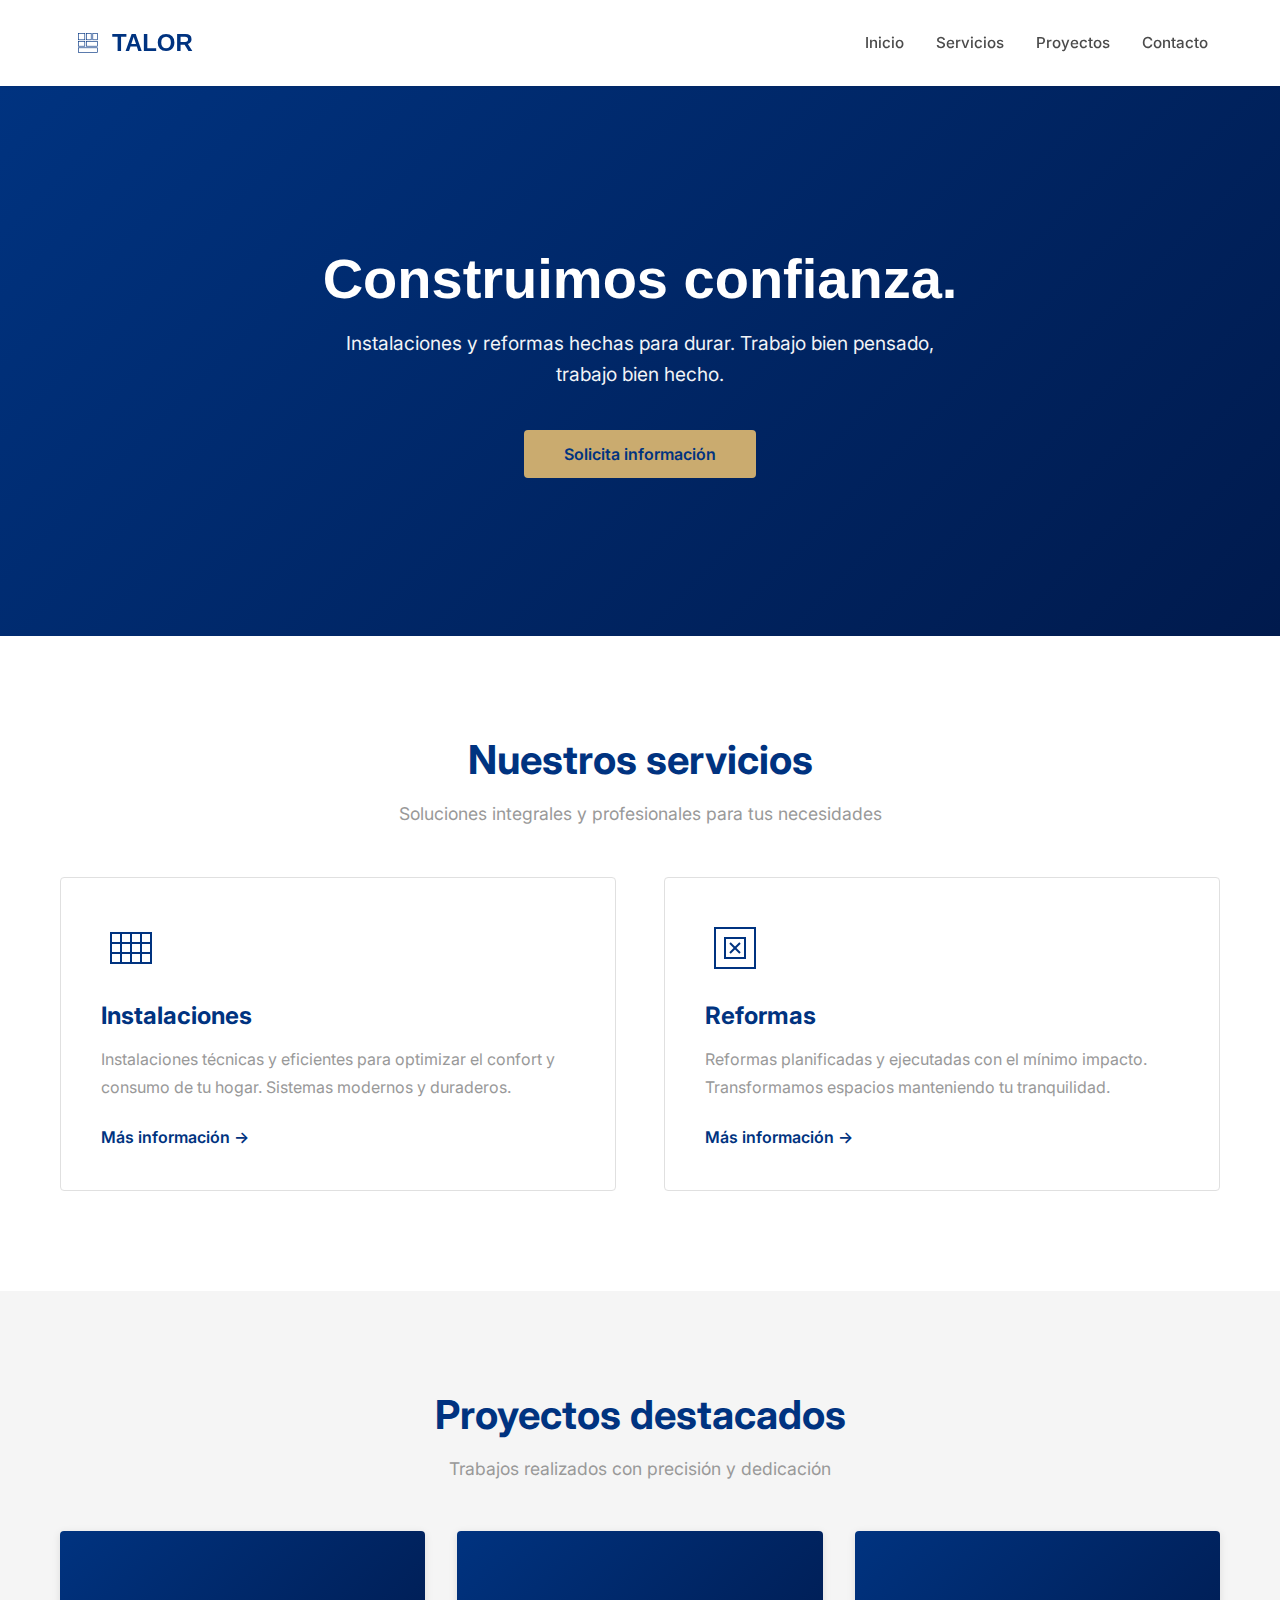
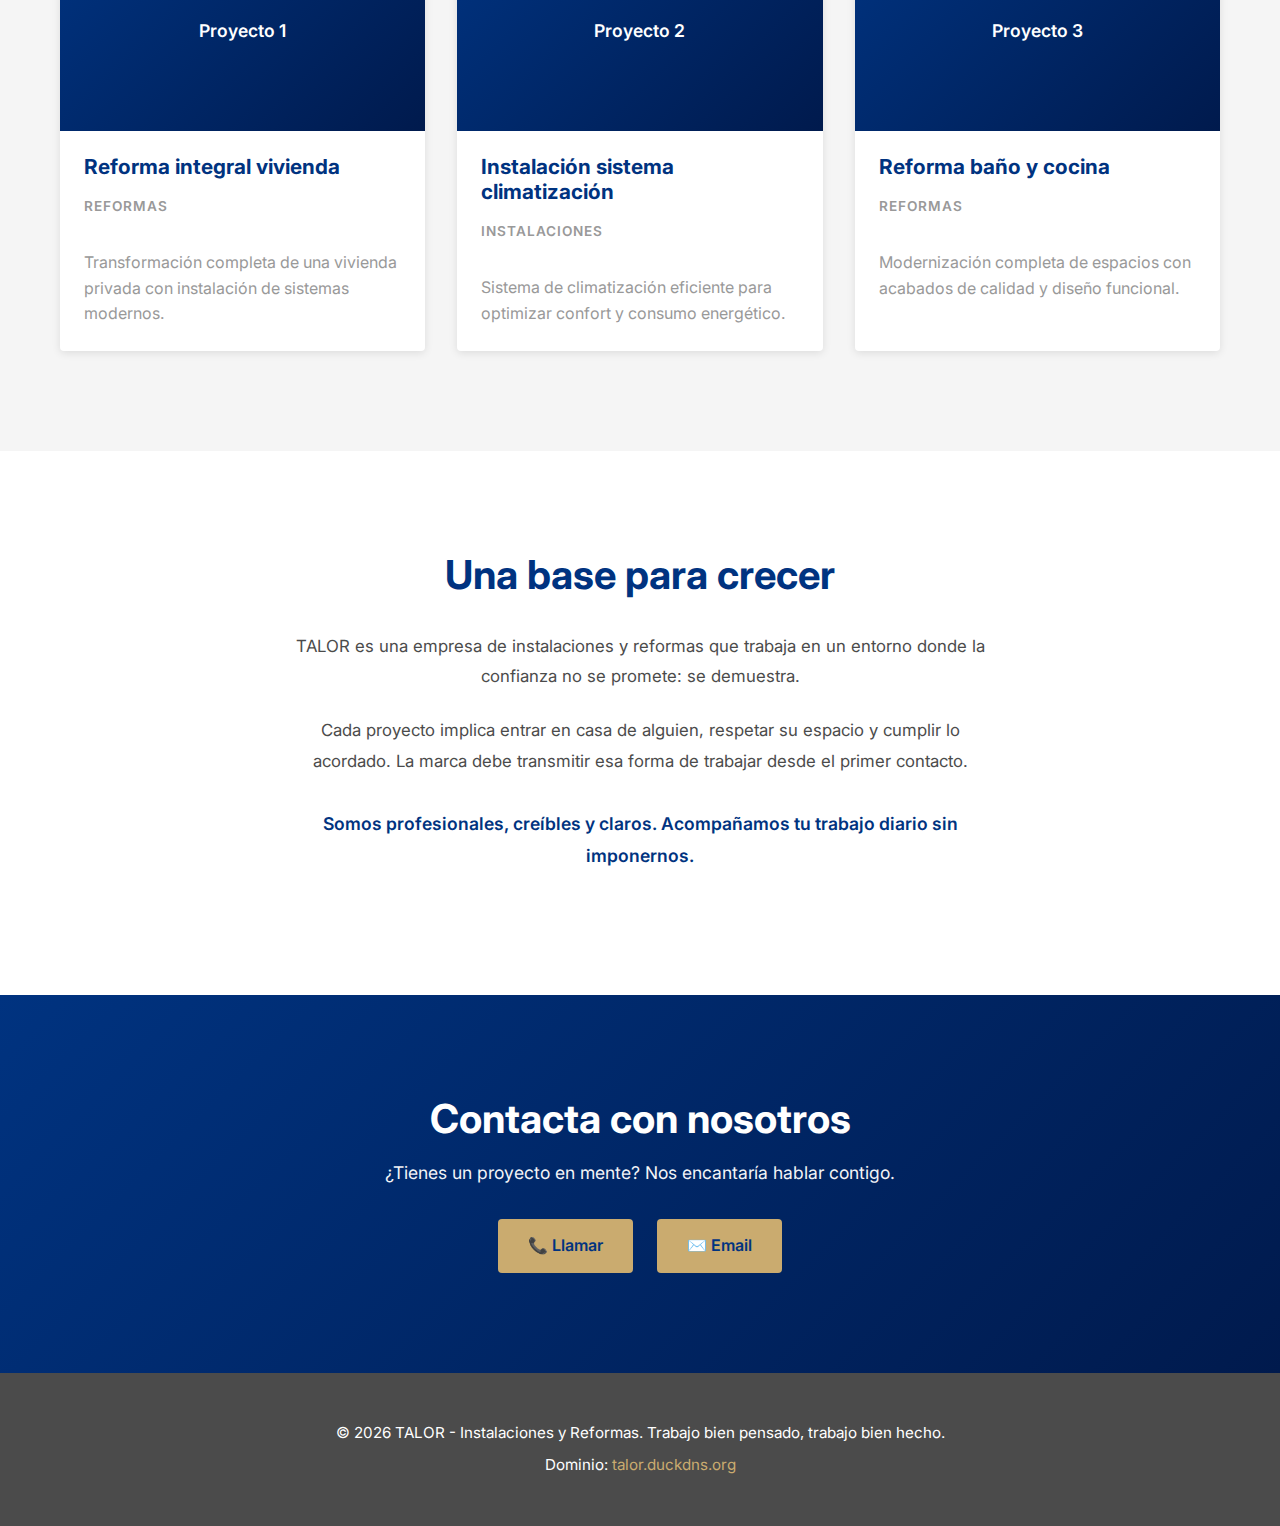
<file: index.html>
<!DOCTYPE html>
<html lang="es">
<head>
    <meta charset="UTF-8">
    <meta name="viewport" content="width=device-width, initial-scale=1.0">
    <meta name="description" content="TALOR - Instalaciones y Reformas. Trabajo bien pensado, trabajo bien hecho. Servicios profesionales de instalaciones y reformas con garantía de calidad.">
    <meta name="robots" content="index, follow">
    <meta name="theme-color" content="#003380">
    <link rel="canonical" href="http://talor.duckdns.org/">
    <meta property="og:title" content="TALOR | Instalaciones y Reformas - Trabajo bien pensado, trabajo bien hecho">
    <meta property="og:description" content="Servicios profesionales de instalaciones y reformas. Construimos confianza con cada proyecto.">
    <meta property="og:type" content="business.business">
    <meta property="og:url" content="http://talor.duckdns.org/">
    <meta property="og:locale" content="es_ES">
    <meta name="twitter:card" content="summary">
    <meta name="twitter:title" content="TALOR | Instalaciones y Reformas">
    <meta name="twitter:description" content="Servicios profesionales de instalaciones y reformas. Construimos confianza.">
    <title>TALOR | Instalaciones y Reformas - Trabajo bien pensado, trabajo bien hecho</title>
    <link href="https://fonts.googleapis.com/css2?family=GT+America:wght@400;700&family=Inter:wght@400;700&display=swap" rel="stylesheet">
    <link rel="stylesheet" href="styles.css">
    <script type="application/ld+json">
        {
            "@context": "https://schema.org",
            "@type": "LocalBusiness",
            "name": "TALOR",
            "description": "Instalaciones y Reformas",
            "url": "http://talor.duckdns.org/",
            "telephone": "+34 123 456 789",
            "address": {
                "@type": "PostalAddress",
                "streetAddress": "Tu dirección",
                "addressLocality": "Tu ciudad",
                "postalCode": "12345",
                "addressCountry": "ES"
            }
        }
    </script>
</head>
<body>
    <header>
        <nav>
            <div class="logo">
                <svg class="logo-icon" viewBox="0 0 100 100" xmlns="http://www.w3.org/2000/svg">
                    <rect x="20" y="20" width="20" height="20" fill="none" stroke="currentColor" stroke-width="2"/>
                    <rect x="45" y="20" width="15" height="20" fill="none" stroke="currentColor" stroke-width="2"/>
                    <rect x="65" y="20" width="15" height="20" fill="none" stroke="currentColor" stroke-width="2"/>
                    <rect x="20" y="45" width="20" height="15" fill="none" stroke="currentColor" stroke-width="2"/>
                    <rect x="45" y="45" width="35" height="15" fill="none" stroke="currentColor" stroke-width="2"/>
                    <rect x="20" y="65" width="60" height="15" fill="none" stroke="currentColor" stroke-width="2"/>
                </svg>
                TALOR
            </div>
            <ul class="nav-links">
                <li><a href="#inicio">Inicio</a></li>
                <li><a href="#servicios">Servicios</a></li>
                <li><a href="#proyectos">Proyectos</a></li>
                <li><a href="#contacto">Contacto</a></li>
            </ul>
        </nav>
    </header>

    <main>
        <section id="inicio" class="hero">
            <div class="hero-content">
                <h1>Construimos confianza.</h1>
                <p>Instalaciones y reformas hechas para durar. Trabajo bien pensado, trabajo bien hecho.</p>
                <button class="cta-btn">Solicita información</button>
            </div>
        </section>

        <section id="servicios" class="services">
            <div class="container">
                <h2>Nuestros servicios</h2>
                <p class="section-subtitle">Soluciones integrales y profesionales para tus necesidades</p>
                
                <div class="services-grid">
                    <div class="service-card">
                        <div class="service-icon">
                            <svg viewBox="0 0 60 60" xmlns="http://www.w3.org/2000/svg">
                                <rect x="10" y="15" width="40" height="30" fill="none" stroke="currentColor" stroke-width="2"/>
                                <line x1="20" y1="15" x2="20" y2="45" stroke="currentColor" stroke-width="2"/>
                                <line x1="30" y1="15" x2="30" y2="45" stroke="currentColor" stroke-width="2"/>
                                <line x1="40" y1="15" x2="40" y2="45" stroke="currentColor" stroke-width="2"/>
                                <line x1="10" y1="25" x2="50" y2="25" stroke="currentColor" stroke-width="2"/>
                                <line x1="10" y1="35" x2="50" y2="35" stroke="currentColor" stroke-width="2"/>
                            </svg>
                        </div>
                        <h3>Instalaciones</h3>
                        <p>Instalaciones técnicas y eficientes para optimizar el confort y consumo de tu hogar. Sistemas modernos y duraderos.</p>
                        <a href="#contacto" class="service-link">Más información →</a>
                    </div>

                    <div class="service-card">
                        <div class="service-icon">
                            <svg viewBox="0 0 60 60" xmlns="http://www.w3.org/2000/svg">
                                <rect x="10" y="10" width="40" height="40" fill="none" stroke="currentColor" stroke-width="2"/>
                                <path d="M 20 20 L 40 20 L 40 40 L 20 40 Z" fill="none" stroke="currentColor" stroke-width="2"/>
                                <line x1="25" y1="25" x2="35" y2="35" stroke="currentColor" stroke-width="2"/>
                                <line x1="35" y1="25" x2="25" y2="35" stroke="currentColor" stroke-width="2"/>
                            </svg>
                        </div>
                        <h3>Reformas</h3>
                        <p>Reformas planificadas y ejecutadas con el mínimo impacto. Transformamos espacios manteniendo tu tranquilidad.</p>
                        <a href="#contacto" class="service-link">Más información →</a>
                    </div>
                </div>
            </div>
        </section>

        <section id="proyectos" class="projects">
            <div class="container">
                <h2>Proyectos destacados</h2>
                <p class="section-subtitle">Trabajos realizados con precisión y dedicación</p>
                
                <div class="projects-grid">
                    <div class="project-card">
                        <div class="project-placeholder">Proyecto 1</div>
                        <h3>Reforma integral vivienda</h3>
                        <p class="project-category">Reformas</p>
                        <p>Transformación completa de una vivienda privada con instalación de sistemas modernos.</p>
                    </div>
                    <div class="project-card">
                        <div class="project-placeholder">Proyecto 2</div>
                        <h3>Instalación sistema climatización</h3>
                        <p class="project-category">Instalaciones</p>
                        <p>Sistema de climatización eficiente para optimizar confort y consumo energético.</p>
                    </div>
                    <div class="project-card">
                        <div class="project-placeholder">Proyecto 3</div>
                        <h3>Reforma baño y cocina</h3>
                        <p class="project-category">Reformas</p>
                        <p>Modernización completa de espacios con acabados de calidad y diseño funcional.</p>
                    </div>
                </div>
            </div>
        </section>

        <section id="acerca" class="about">
            <div class="container">
                <h2>Una base para crecer</h2>
                <p>TALOR es una empresa de instalaciones y reformas que trabaja en un entorno donde la confianza no se promete: se demuestra.</p>
                <p>Cada proyecto implica entrar en casa de alguien, respetar su espacio y cumplir lo acordado. La marca debe transmitir esa forma de trabajar desde el primer contacto.</p>
                <p class="highlight">Somos profesionales, creíbles y claros. Acompañamos tu trabajo diario sin imponernos.</p>
            </div>
        </section>

        <section id="contacto" class="contact">
            <div class="container">
                <h2>Contacta con nosotros</h2>
                <p>¿Tienes un proyecto en mente? Nos encantaría hablar contigo.</p>
                <div class="contact-info">
                    <a href="tel:+34123456789" class="contact-btn">📞 Llamar</a>
                    <a href="mailto:info@talor.es" class="contact-btn">✉️ Email</a>
                </div>
            </div>
        </section>
    </main>

    <footer>
        <p>&copy; 2026 TALOR - Instalaciones y Reformas. Trabajo bien pensado, trabajo bien hecho.</p>
        <p>Dominio: <a href="http://talor.duckdns.org/">talor.duckdns.org</a></p>
    </footer>
</body>
</html>
</file>
<file: styles.css>
/* ========== Variables CSS - TALOR Branding ========== */
:root {
    --primary-color: #003380;
    --secondary-color: #4b4b4b;
    --accent-color: #caab6f;
    --text-color: #4b4b4b;
    --bg-color: #f5f5f5;
    --bg-light: #ffffff;
    --gray-light: #999999;
    --border-radius: 4px;
    --transition: all 0.3s ease;
}

/* ========== Tipografía ========== */
@font-family-fallback: 'GT America', 'Inter', sans-serif;

/* ========== Reset y Estilos Generales ========== */
* {
    margin: 0;
    padding: 0;
    box-sizing: border-box;
}

html {
    scroll-behavior: smooth;
}

body {
    font-family: 'Inter', -apple-system, BlinkMacSystemFont, 'Segoe UI', sans-serif;
    color: var(--text-color);
    background-color: var(--bg-color);
    line-height: 1.6;
    font-size: 16px;
}

h1, h2, h3, h4, h5, h6 {
    font-family: 'GT America', 'Inter', sans-serif;
    font-weight: 700;
    color: var(--primary-color);
    line-height: 1.2;
}

.container {
    max-width: 1200px;
    margin: 0 auto;
    padding: 0 20px;
}

/* ========== Header y Navegación ========== */
header {
    background-color: var(--bg-light);
    box-shadow: 0 1px 3px rgba(0, 0, 0, 0.1);
    position: sticky;
    top: 0;
    z-index: 100;
}

nav {
    display: flex;
    justify-content: space-between;
    align-items: center;
    padding: 1.5rem 2rem;
    max-width: 1200px;
    margin: 0 auto;
}

.logo {
    font-family: 'GT America', sans-serif;
    font-size: 1.5rem;
    font-weight: 700;
    color: var(--primary-color);
    display: flex;
    align-items: center;
    gap: 0.5rem;
}

.logo-icon {
    width: 32px;
    height: 32px;
    color: var(--primary-color);
}

.nav-links {
    display: flex;
    list-style: none;
    gap: 2rem;
}

.nav-links a {
    text-decoration: none;
    color: var(--text-color);
    transition: var(--transition);
    font-weight: 500;
    font-size: 0.95rem;
}

.nav-links a:hover {
    color: var(--primary-color);
}

/* ========== Sección Hero ========== */
.hero {
    background: linear-gradient(135deg, var(--primary-color), #001a4d);
    color: var(--bg-light);
    padding: 120px 20px;
    text-align: center;
    min-height: 550px;
    display: flex;
    align-items: center;
    justify-content: center;
}

.hero-content h1 {
    font-size: 3.5rem;
    margin-bottom: 1rem;
    color: var(--bg-light);
    font-family: 'GT America', sans-serif;
    font-weight: 700;
}

.hero-content p {
    font-size: 1.2rem;
    margin-bottom: 2.5rem;
    opacity: 0.95;
    max-width: 600px;
    margin-left: auto;
    margin-right: auto;
}

.cta-btn {
    background-color: var(--accent-color);
    color: var(--primary-color);
    padding: 14px 40px;
    border: none;
    border-radius: var(--border-radius);
    font-size: 1rem;
    font-weight: 600;
    cursor: pointer;
    transition: var(--transition);
    font-family: 'Inter', sans-serif;
}

.cta-btn:hover {
    transform: translateY(-2px);
    box-shadow: 0 4px 12px rgba(202, 171, 111, 0.3);
    background-color: #d4bb7f;
}

/* ========== Sección Servicios ========== */
.services {
    padding: 100px 20px;
    background-color: var(--bg-light);
}

.services h2 {
    font-size: 2.5rem;
    margin-bottom: 1rem;
    text-align: center;
}

.section-subtitle {
    text-align: center;
    color: var(--gray-light);
    font-size: 1.1rem;
    margin-bottom: 3rem;
}

.services-grid {
    display: grid;
    grid-template-columns: repeat(auto-fit, minmax(350px, 1fr));
    gap: 3rem;
}

.service-card {
    background-color: var(--bg-light);
    padding: 2.5rem;
    border: 1px solid #e0e0e0;
    border-radius: var(--border-radius);
    transition: var(--transition);
    text-align: left;
}

.service-card:hover {
    border-color: var(--primary-color);
    box-shadow: 0 4px 16px rgba(0, 51, 128, 0.1);
    transform: translateY(-4px);
}

.service-icon {
    width: 60px;
    height: 60px;
    margin-bottom: 1.5rem;
    color: var(--primary-color);
}

.service-icon svg {
    width: 100%;
    height: 100%;
}

.service-card h3 {
    font-size: 1.5rem;
    margin-bottom: 1rem;
}

.service-card p {
    color: var(--gray-light);
    margin-bottom: 1.5rem;
    line-height: 1.7;
}

.service-link {
    color: var(--primary-color);
    text-decoration: none;
    font-weight: 600;
    transition: var(--transition);
}

.service-link:hover {
    color: var(--accent-color);
}

/* ========== Sección Proyectos ========== */
.projects {
    padding: 100px 20px;
    background-color: var(--bg-color);
}

.projects h2 {
    font-size: 2.5rem;
    margin-bottom: 1rem;
    text-align: center;
}

.projects-grid {
    display: grid;
    grid-template-columns: repeat(auto-fit, minmax(320px, 1fr));
    gap: 2rem;
    margin-top: 3rem;
}

.project-card {
    background-color: var(--bg-light);
    border-radius: var(--border-radius);
    overflow: hidden;
    box-shadow: 0 2px 8px rgba(0, 0, 0, 0.1);
    transition: var(--transition);
}

.project-card:hover {
    transform: translateY(-6px);
    box-shadow: 0 6px 16px rgba(0, 0, 0, 0.15);
}

.project-placeholder {
    height: 200px;
    background: linear-gradient(135deg, var(--primary-color), #001a4d);
    display: flex;
    align-items: center;
    justify-content: center;
    color: var(--bg-light);
    font-weight: 600;
    font-size: 1.1rem;
}

.project-card h3 {
    padding: 1.5rem 1.5rem 0.5rem;
    font-size: 1.3rem;
}

.project-category {
    padding: 0 1.5rem;
    color: var(--accent-color);
    font-size: 0.85rem;
    font-weight: 600;
    text-transform: uppercase;
    letter-spacing: 1px;
}

.project-card p {
    padding: 0.5rem 1.5rem 1.5rem;
    color: var(--gray-light);
}

/* ========== Sección About ========== */
.about {
    padding: 100px 20px;
    background-color: var(--bg-light);
}

.about h2 {
    font-size: 2.5rem;
    margin-bottom: 2rem;
    text-align: center;
}

.about p {
    font-size: 1.05rem;
    text-align: center;
    max-width: 700px;
    margin: 0 auto 1.5rem;
    line-height: 1.8;
    color: var(--text-color);
}

.about .highlight {
    font-weight: 600;
    color: var(--primary-color);
    font-size: 1.1rem;
    margin-top: 2rem;
}

/* ========== Sección Contacto ========== */
.contact {
    padding: 100px 20px;
    background: linear-gradient(135deg, var(--primary-color), #001a4d);
    color: var(--bg-light);
    text-align: center;
}

.contact h2 {
    font-size: 2.5rem;
    margin-bottom: 1rem;
    color: var(--bg-light);
}

.contact p {
    font-size: 1.1rem;
    margin-bottom: 2rem;
    opacity: 0.95;
}

.contact-info {
    display: flex;
    gap: 1.5rem;
    justify-content: center;
    flex-wrap: wrap;
}

.contact-btn {
    display: inline-block;
    background-color: var(--accent-color);
    color: var(--primary-color);
    padding: 14px 30px;
    border-radius: var(--border-radius);
    text-decoration: none;
    font-weight: 600;
    transition: var(--transition);
}

.contact-btn:hover {
    background-color: #d4bb7f;
    transform: translateY(-2px);
    box-shadow: 0 4px 12px rgba(202, 171, 111, 0.4);
}

/* ========== Footer ========== */
footer {
    background-color: var(--secondary-color);
    color: var(--bg-light);
    text-align: center;
    padding: 2.5rem 20px;
    font-size: 0.95rem;
}

footer a {
    color: var(--accent-color);
    text-decoration: none;
}

footer a:hover {
    text-decoration: underline;
}

footer p {
    margin: 0.5rem 0;
}

/* ========== Responsive Design ========== */
@media (max-width: 768px) {
    .nav-links {
        gap: 1rem;
        font-size: 0.9rem;
    }

    .logo {
        font-size: 1.2rem;
    }

    .hero-content h1 {
        font-size: 2.2rem;
    }

    .hero-content p {
        font-size: 1rem;
    }

    .services h2,
    .projects h2,
    .contact h2,
    .about h2 {
        font-size: 2rem;
    }

    .services-grid {
        grid-template-columns: 1fr;
    }

    .projects-grid {
        grid-template-columns: 1fr;
    }

    .contact-info {
        flex-direction: column;
        gap: 1rem;
    }

    .contact-btn {
        width: 100%;
    }
}

@media (max-width: 480px) {
    nav {
        flex-direction: column;
        gap: 1rem;
        padding: 1rem;
    }

    .nav-links {
        flex-direction: column;
        gap: 0.5rem;
        width: 100%;
    }

    .nav-links a {
        display: block;
        padding: 0.5rem 0;
    }

    .logo {
        font-size: 1rem;
    }

    .hero {
        padding: 60px 20px;
        min-height: 400px;
    }

    .hero-content h1 {
        font-size: 1.8rem;
    }

    .services,
    .projects,
    .about,
    .contact {
        padding: 60px 20px;
    }

    .services h2,
    .projects h2,
    .contact h2,
    .about h2 {
        font-size: 1.5rem;
    }

    .service-card,
    .project-card {
        padding: 1.5rem;
    }

    .cta-btn {
        width: 100%;
    }
}
        padding: 50px 20px;
        min-height: auto;
    }

    .hero-content h1 {
        font-size: 1.5rem;
    }
}
</file>
